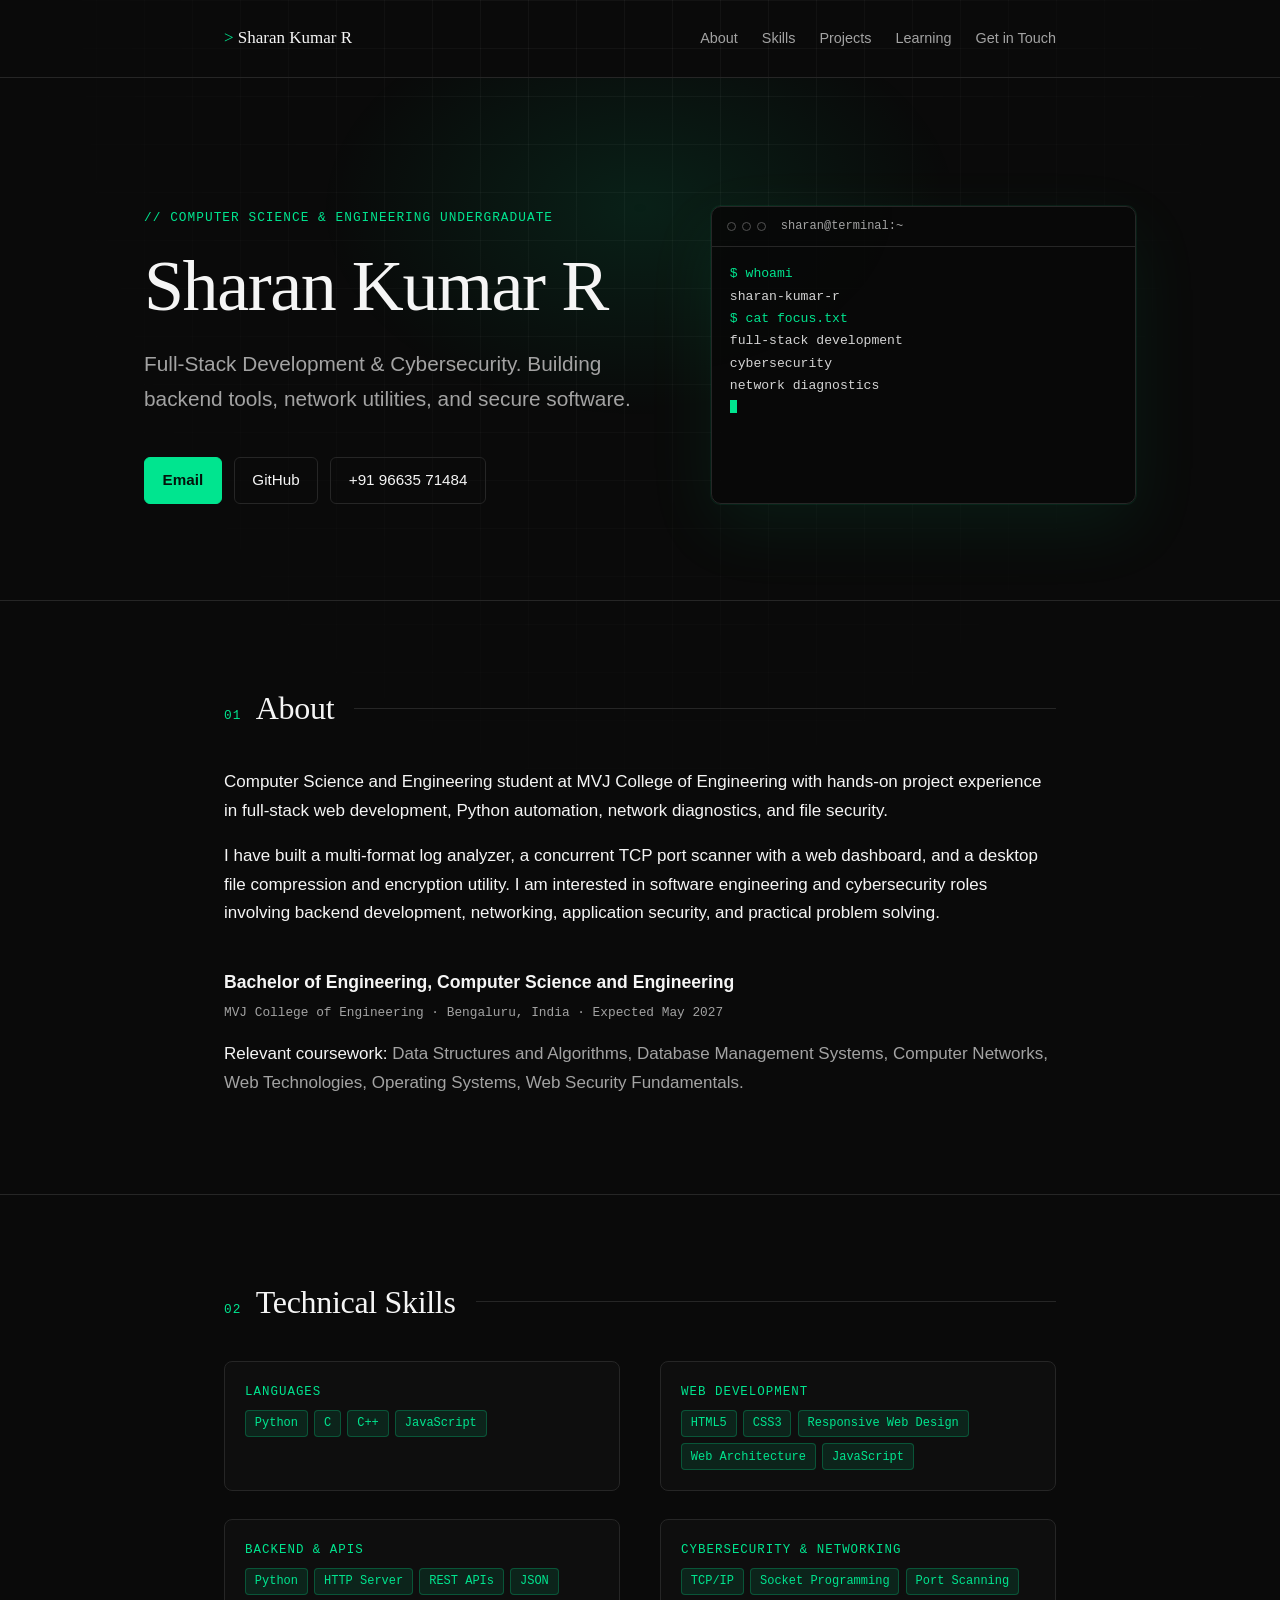
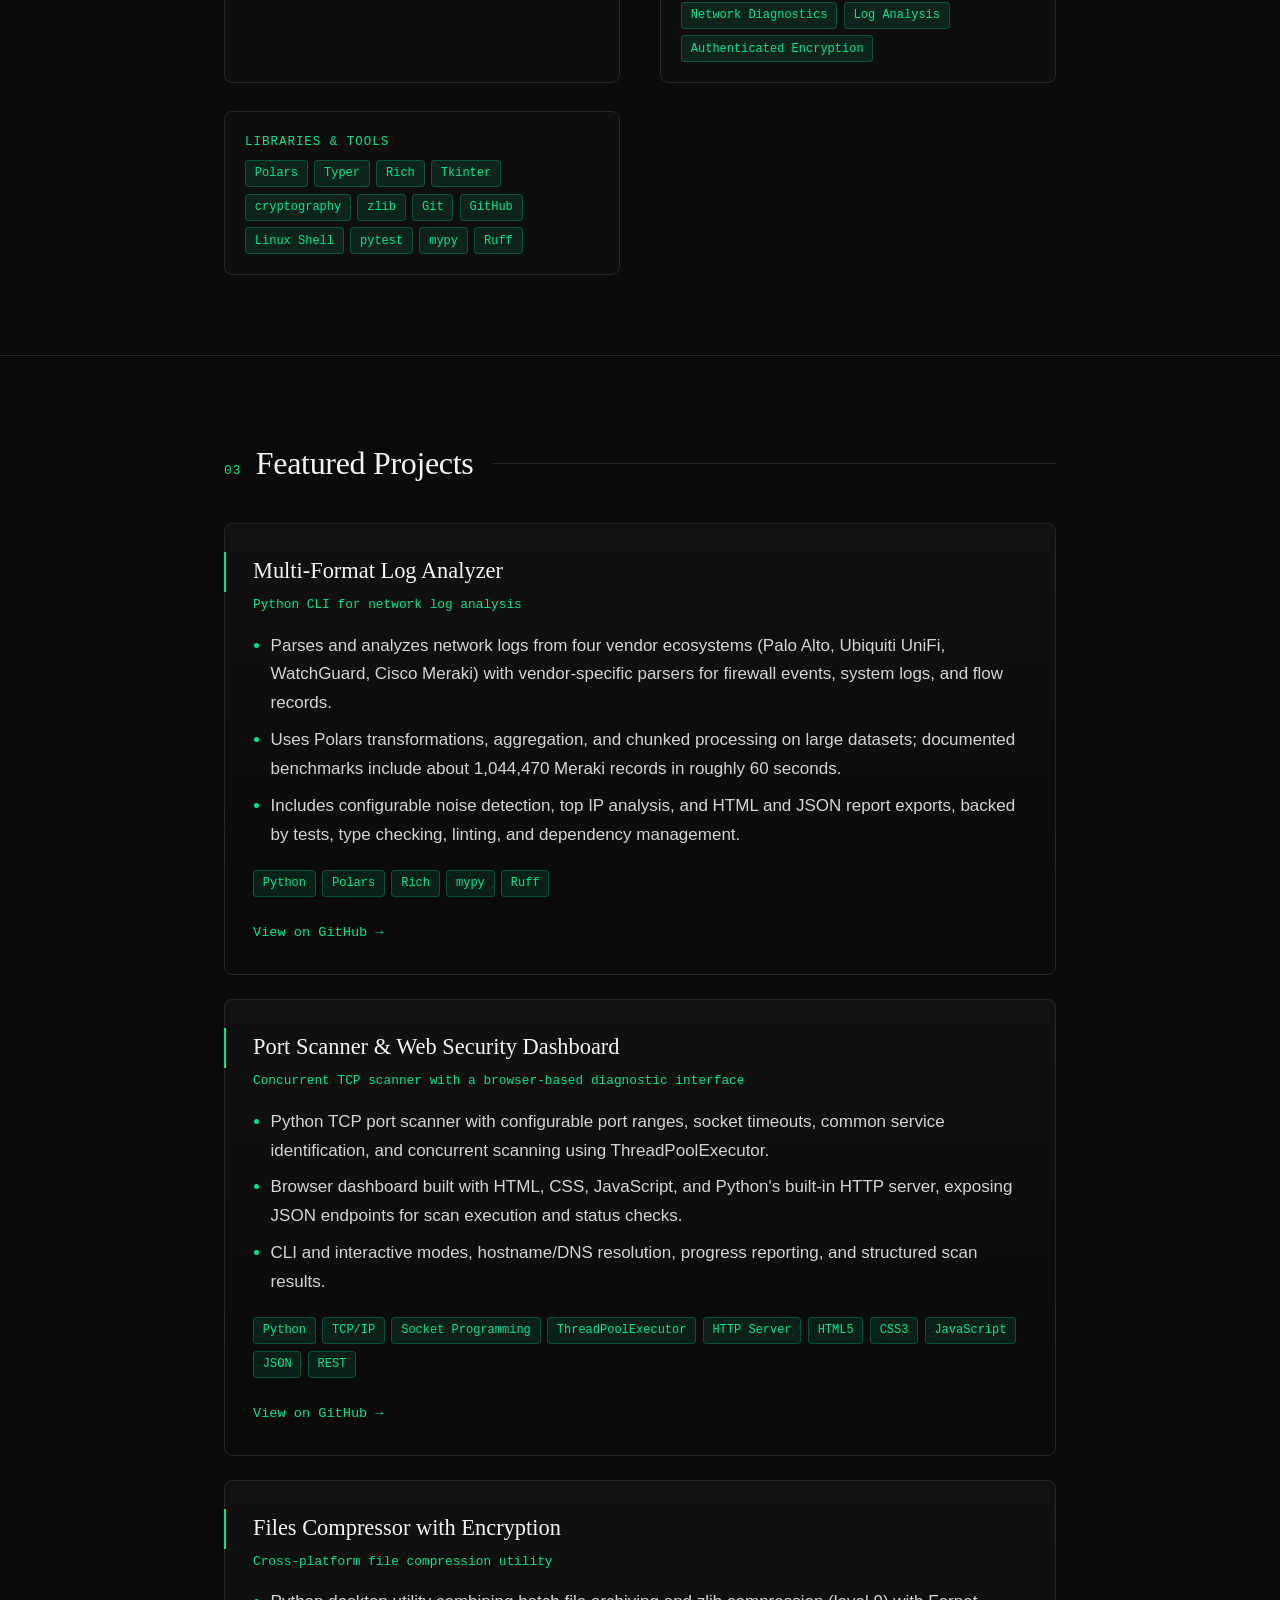
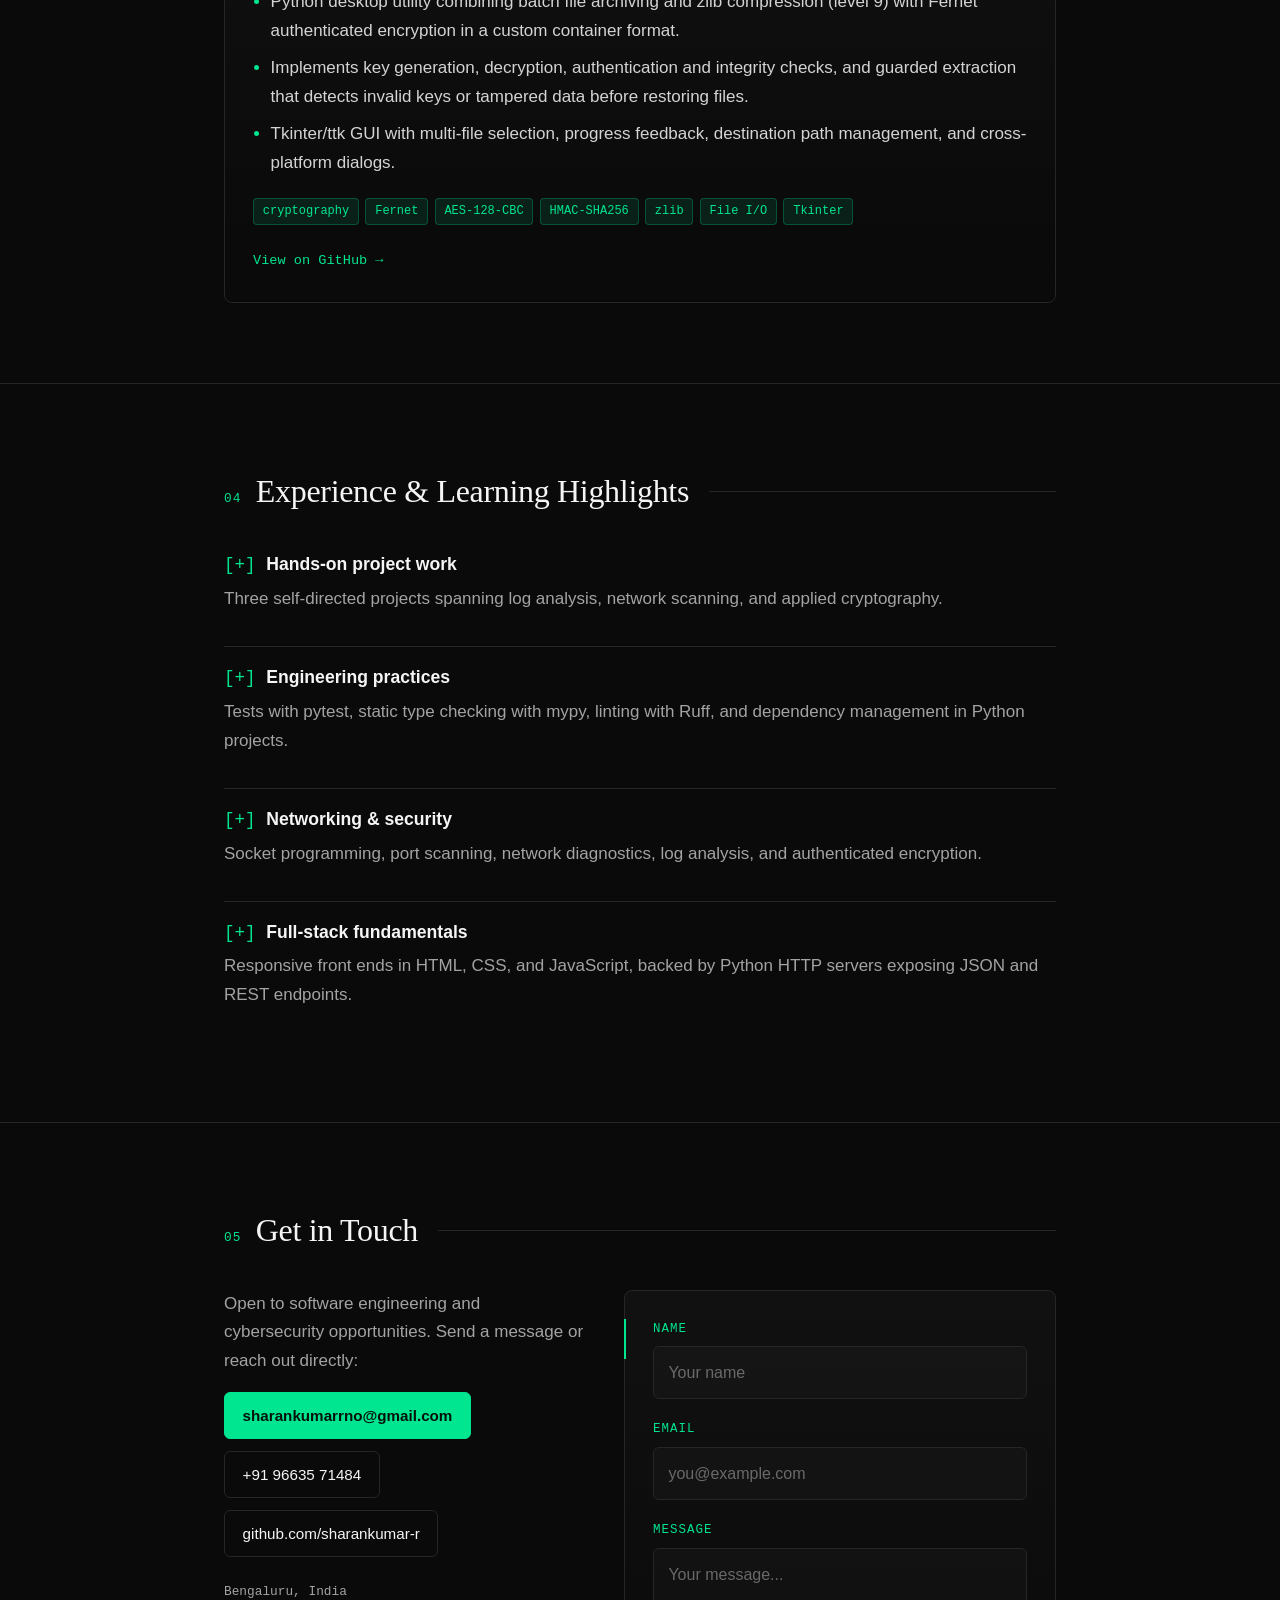
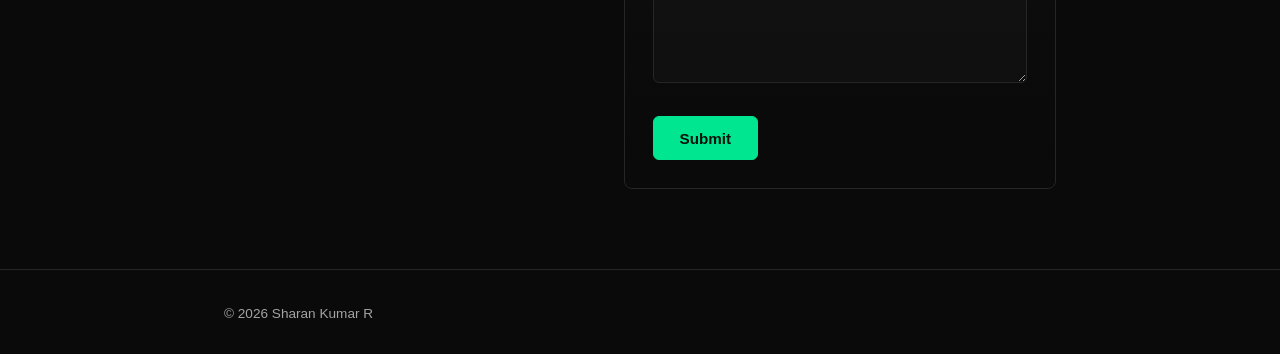
<file: index.html>
<!DOCTYPE html>
<html lang="en">
<head>
<meta charset="utf-8">
<meta name="viewport" content="width=device-width, initial-scale=1, viewport-fit=cover">
<title>Sharan Kumar R — Computer Science Student</title>
<meta name="description" content="Portfolio of Sharan Kumar R, Computer Science & Engineering undergraduate focused on full-stack development and cybersecurity.">
<meta name="color-scheme" content="dark">
<style>
:root{
  --bg:#0a0a0a; --fg:#f5f5f5; --muted:#a3a3a3; --border:#262626; --border-hover:#525252;--accent:#00e58f;--accent-dim:rgba(0,229,143,.1);
  --serif:Georgia,"Times New Roman",serif;
  --sans:-apple-system,BlinkMacSystemFont,"Segoe UI",Roboto,Helvetica,Arial,sans-serif;
  --mono:ui-monospace,SFMono-Regular,Menlo,Consolas,monospace;
  --wrap:880px;
  box-sizing:border-box;
  padding-top:env(safe-area-inset-top,0px);
  padding-bottom:env(safe-area-inset-bottom,0px);
}
*,*::before,*::after{box-sizing:inherit}
html{scroll-behavior:smooth;scroll-padding-top:2rem;background:var(--bg)}
body{margin:0;background:var(--bg);color:var(--fg);font:1.0625rem/1.7 var(--sans);-webkit-font-smoothing:antialiased}
@media (prefers-reduced-motion:reduce){html{scroll-behavior:auto}*{transition:none!important}}
a{color:inherit;text-decoration-color:var(--border-hover);text-underline-offset:.25em;transition:text-decoration-color .2s,color .2s}
a:hover{text-decoration-color:var(--fg)}
:focus-visible{outline:2px solid var(--fg);outline-offset:3px}
.skip{position:absolute;left:-999px;top:0;background:var(--fg);color:var(--bg);padding:.5rem 1rem}
.skip:focus{left:1rem;top:1rem;z-index:10}
.wrap{max-width:var(--wrap);margin:0 auto;padding:0 1.5rem}
header.top{padding:1.5rem 0;border-bottom:1px solid var(--border)}
header.top .wrap{display:flex;justify-content:space-between;align-items:center;gap:1rem;flex-wrap:wrap}
.brand{font-family:var(--serif);text-decoration:none}
nav ul{display:flex;gap:1.5rem;list-style:none;margin:0;padding:0;flex-wrap:wrap}
nav a{color:var(--muted);text-decoration:none;font-size:.9rem}
nav a:hover{color:var(--fg)}
.hero{padding:clamp(4rem,12vw,8rem) 0 clamp(3rem,8vw,6rem)}
.eyebrow{font-family:var(--mono);font-size:.8rem;letter-spacing:.08em;text-transform:uppercase;color:var(--muted);margin:0 0 1.25rem}
h1{font-family:var(--serif);font-weight:400;font-size:clamp(2.5rem,8vw,4.5rem);line-height:1.08;letter-spacing:-.02em;margin:0 0 1.25rem}
.lead{font-size:clamp(1.1rem,2.5vw,1.3rem);color:var(--muted);margin:0 0 2.5rem;max-width:34em}
.links{display:flex;flex-wrap:wrap;gap:.75rem;list-style:none;margin:0;padding:0}
.links a{display:inline-block;padding:.6rem 1.1rem;border:1px solid var(--border);border-radius:6px;text-decoration:none;font-size:.95rem;transition:border-color .2s}
.links a:hover{border-color:var(--border-hover)}
section{padding:clamp(3rem,7vw,5rem) 0;border-top:1px solid var(--border)}
h2{font-family:var(--serif);font-weight:400;font-size:clamp(1.6rem,4vw,2rem);margin:0 0 2rem;letter-spacing:-.01em}
h3{font-size:1.1rem;font-weight:600;margin:0 0 .25rem}
p{margin:0 0 1rem}
.muted{color:var(--muted)}
.meta{font-family:var(--mono);font-size:.8rem;color:var(--muted)}
.edu{margin-top:2.5rem}
.skills{display:grid;gap:1.75rem 2.5rem;grid-template-columns:repeat(auto-fit,minmax(260px,1fr));margin:0}
.skills dt{font-family:var(--mono);font-size:.78rem;letter-spacing:.08em;text-transform:uppercase;color:var(--muted);margin-bottom:.4rem}
.skills dd{margin:0}
.projects{display:grid;gap:1.5rem}
.card{border:1px solid var(--border);border-radius:8px;padding:1.75rem;transition:border-color .2s}
.card:hover,.card:focus-within{border-color:var(--border-hover)}
.card h3{font-family:var(--serif);font-weight:400;font-size:1.4rem}
.card .sub{color:var(--muted);margin:0 0 1rem;font-size:.95rem}
.card ul.points{margin:0 0 1.25rem;padding-left:1.1rem;color:#d4d4d4}
.card ul.points li{margin-bottom:.5rem}
.tags{display:flex;flex-wrap:wrap;gap:.4rem;list-style:none;margin:0 0 1.25rem;padding:0}
.tags li{border:1px solid var(--border);border-radius:4px;padding:.15rem .55rem;font-family:var(--mono);font-size:.75rem;color:var(--muted)}
.card a.repo{font-size:.95rem}
.highlights{list-style:none;margin:0;padding:0}
.highlights li{padding:1rem 0;border-bottom:1px solid var(--border)}
.highlights li:first-child{padding-top:0}
.highlights li:last-child{border-bottom:0}
footer{border-top:1px solid var(--border);padding:2rem 0;color:var(--muted);font-size:.85rem}
@media (max-width:480px){.card{padding:1.25rem}nav ul{gap:1rem}}
/* ---- Cyber theme ---- */
body{background:transparent;counter-reset:s}
body::before{content:"";position:fixed;inset:0;z-index:-1;pointer-events:none;background-image:linear-gradient(rgba(255,255,255,.04) 1px,transparent 1px),linear-gradient(90deg,rgba(255,255,255,.04) 1px,transparent 1px);background-size:48px 48px;-webkit-mask-image:radial-gradient(ellipse at 50% 0,#000 15%,transparent 70%);mask-image:radial-gradient(ellipse at 50% 0,#000 15%,transparent 70%)}
::selection{background:var(--accent);color:#000}
nav a:hover{color:var(--accent)}
.brand::before{content:"> ";color:var(--accent)}
.hero{position:relative;overflow:hidden}
.hero::before{content:"";position:absolute;top:-80px;left:50%;width:640px;max-width:100%;height:420px;transform:translateX(-50%);background:radial-gradient(closest-side,var(--accent-dim),transparent);pointer-events:none;z-index:-1}
.hero .wrap{max-width:1040px;display:grid;grid-template-columns:minmax(0,1.1fr) minmax(0,.9fr);gap:3rem;align-items:center}
@media (max-width:860px){.hero .wrap{grid-template-columns:1fr}}
.eyebrow{color:var(--accent)}
.eyebrow::before{content:"// "}
.links a:hover{border-color:var(--accent);color:var(--accent)}
.links li:first-child a{background:var(--accent);border-color:var(--accent);color:#04120b;font-weight:600}
.links li:first-child a:hover{background:transparent;color:var(--accent)}
.term{border:1px solid var(--border);border-radius:10px;background:rgba(8,8,8,.9);box-shadow:0 0 0 1px rgba(0,229,143,.08),0 24px 70px rgba(0,229,143,.08);overflow:hidden;font-family:var(--mono);font-size:.82rem}
.term-bar{display:flex;align-items:center;gap:.4rem;padding:.6rem .9rem;border-bottom:1px solid var(--border);color:var(--muted)}
.term-bar i{width:9px;height:9px;border-radius:50%;border:1px solid var(--border-hover)}
.term-bar b{margin-left:.5rem;font-weight:400;font-size:.75rem}
.term pre{margin:0;padding:1rem 1.1rem;min-height:16rem;white-space:pre-wrap;color:#d4d4d4;line-height:1.7;font:inherit;line-height:1.7}
.term .p,.term .ok{color:var(--accent)}
.caret{display:inline-block;width:.55em;height:1em;background:var(--accent);vertical-align:-.15em;animation:blink 1s steps(2) infinite}
@keyframes blink{50%{opacity:0}}
@media (prefers-reduced-motion:reduce){.caret{animation:none}}
section h2{display:flex;align-items:baseline}
section h2::before{counter-increment:s;content:"0" counter(s);font-family:var(--mono);font-size:.8rem;color:var(--accent);margin-right:.9rem;letter-spacing:.08em}
section h2::after{content:"";flex:1;height:1px;background:var(--border);margin-left:1.25rem;align-self:center}
.skills>div{border:1px solid var(--border);border-radius:8px;padding:1.25rem;background:rgba(255,255,255,.02);transition:border-color .2s}
.skills>div:hover{border-color:rgba(0,229,143,.4)}
.skills dt{color:var(--accent)}
.skills dd .tags{margin:0}
.card{position:relative;background:linear-gradient(180deg,rgba(255,255,255,.03),transparent)}
.card::before{content:"";position:absolute;left:-1px;top:1.75rem;width:2px;height:2.5rem;background:var(--accent)}
.card:hover,.card:focus-within{border-color:rgba(0,229,143,.45);box-shadow:0 0 36px rgba(0,229,143,.08)}
.card .sub{font-family:var(--mono);font-size:.8rem;color:var(--accent)}
.card ul.points li::marker{color:var(--accent)}
.tags li{color:var(--accent);border-color:rgba(0,229,143,.25);background:var(--accent-dim)}
.card a.repo{color:var(--accent);text-decoration:none;font-family:var(--mono);font-size:.85rem}
.card a.repo:hover{text-decoration:underline}
.highlights h3::before{content:"[+] ";color:var(--accent);font-family:var(--mono);font-weight:400}
.contact-layout{display:grid;grid-template-columns:1fr 1.2fr;gap:2.5rem;align-items:start}
.contact-form{border:1px solid var(--border);border-radius:8px;padding:1.75rem;position:relative;background:linear-gradient(180deg,rgba(255,255,255,.03),transparent);transition:border-color .2s}
.contact-form::before{content:"";position:absolute;left:-1px;top:1.75rem;width:2px;height:2.5rem;background:var(--accent)}
.contact-form:hover,.contact-form:focus-within{border-color:rgba(0,229,143,.45);box-shadow:0 0 36px rgba(0,229,143,.08)}
.form-group{margin-bottom:1.25rem}
.form-group:last-of-type{margin-bottom:1.5rem}
.form-group label{display:block;font-family:var(--mono);font-size:.78rem;letter-spacing:.08em;text-transform:uppercase;color:var(--accent);margin-bottom:.4rem}
.form-group input,.form-group textarea{width:100%;box-sizing:border-box;padding:.75rem .9rem;background:rgba(255,255,255,.02);border:1px solid var(--border);border-radius:6px;color:var(--fg);font:inherit;font-size:1rem;transition:border-color .2s,box-shadow .2s;outline:none}
.form-group input::placeholder,.form-group textarea::placeholder{color:var(--muted);opacity:.6}
.form-group input:hover,.form-group textarea:hover{border-color:var(--border-hover)}
.form-group input:focus,.form-group textarea:focus{border-color:var(--accent);box-shadow:0 0 0 1px var(--accent)}
.form-group textarea{resize:vertical;min-height:110px}
.form-btn{display:inline-block;padding:.7rem 1.6rem;background:var(--accent);border:1px solid var(--accent);border-radius:6px;color:#04120b;font-family:inherit;font-size:.95rem;font-weight:600;cursor:pointer;transition:background .2s,color .2s,border-color .2s;min-height:44px}
.form-btn:hover{background:transparent;color:var(--accent)}
.form-btn:focus-visible{outline:2px solid var(--accent);outline-offset:3px}
@media (max-width:768px){.contact-layout{grid-template-columns:1fr;gap:2rem}}
@media (max-width:480px){.contact-form{padding:1.25rem}.form-btn{width:100%}}
</style>
</head>
<body>
<a class="skip" href="#main">Skip to content</a>

<header class="top">
  <div class="wrap">
    <a class="brand" href="#top">Sharan Kumar R</a>
    <nav aria-label="Primary">
      <ul>
        <li><a href="#about">About</a></li>
        <li><a href="#skills">Skills</a></li>
        <li><a href="#projects">Projects</a></li>
        <li><a href="#learning">Learning</a></li>
        <li><a href="#contact">Get in Touch</a></li>
      </ul>
    </nav>
  </div>
</header>

<main id="main">
  <div class="hero" id="top">
    <div class="wrap">
      <div class="hero-text">
      <p class="eyebrow">Computer Science &amp; Engineering Undergraduate</p>
      <h1>Sharan Kumar R</h1>
      <p class="lead">Full-Stack Development &amp; Cybersecurity. Building backend tools, network utilities, and secure software.</p>
      <ul class="links" aria-label="Contact links">
        <li><a href="mailto:sharankumarrno@gmail.com">Email</a></li>
        <li><a href="https://github.com/sharankumar-r" rel="noopener">GitHub</a></li>
        <li><a href="tel:+919663571484">+91 96635 71484</a></li>
      </ul>
      </div>
      <div class="term" aria-hidden="true">
        <div class="term-bar"><i></i><i></i><i></i><b>sharan@terminal:~</b></div>
        <pre id="term-out"></pre>
      </div>
    </div>
  </div>

  <section id="about" aria-labelledby="about-h">
    <div class="wrap">
      <h2 id="about-h">About</h2>
      <p>Computer Science and Engineering student at MVJ College of Engineering with hands-on project experience in full-stack web development, Python automation, network diagnostics, and file security.</p>
      <p>I have built a multi-format log analyzer, a concurrent TCP port scanner with a web dashboard, and a desktop file compression and encryption utility. I am interested in software engineering and cybersecurity roles involving backend development, networking, application security, and practical problem solving.</p>

      <div class="edu">
        <h3>Bachelor of Engineering, Computer Science and Engineering</h3>
        <p class="meta">MVJ College of Engineering · Bengaluru, India · Expected May 2027</p>
        <p class="muted"><strong style="color:var(--fg);font-weight:500">Relevant coursework:</strong> Data Structures and Algorithms, Database Management Systems, Computer Networks, Web Technologies, Operating Systems, Web Security Fundamentals.</p>
      </div>
    </div>
  </section>

  <section id="skills" aria-labelledby="skills-h">
    <div class="wrap">
      <h2 id="skills-h">Technical Skills</h2>
      <dl class="skills" id="skills-list"></dl>
    </div>
  </section>

  <section id="projects" aria-labelledby="projects-h">
    <div class="wrap">
      <h2 id="projects-h">Featured Projects</h2>
      <div class="projects" id="projects-list"></div>
    </div>
  </section>

  <section id="learning" aria-labelledby="learning-h">
    <div class="wrap">
      <h2 id="learning-h">Experience &amp; Learning Highlights</h2>
      <ul class="highlights">
        <li><h3>Hands-on project work</h3><p class="muted">Three self-directed projects spanning log analysis, network scanning, and applied cryptography.</p></li>
        <li><h3>Engineering practices</h3><p class="muted">Tests with pytest, static type checking with mypy, linting with Ruff, and dependency management in Python projects.</p></li>
        <li><h3>Networking &amp; security</h3><p class="muted">Socket programming, port scanning, network diagnostics, log analysis, and authenticated encryption.</p></li>
        <li><h3>Full-stack fundamentals</h3><p class="muted">Responsive front ends in HTML, CSS, and JavaScript, backed by Python HTTP servers exposing JSON and REST endpoints.</p></li>
      </ul>
    </div>
  </section>

  <section id="contact" aria-labelledby="contact-h">
    <div class="wrap">
      <h2 id="contact-h">Get in Touch</h2>
      <div class="contact-layout">
        <div class="contact-info">
          <p class="muted">Open to software engineering and cybersecurity opportunities. Send a message or reach out directly:</p>
          <ul class="links">
            <li><a href="mailto:sharankumarrno@gmail.com">sharankumarrno@gmail.com</a></li>
            <li><a href="tel:+919663571484">+91 96635 71484</a></li>
            <li><a href="https://github.com/sharankumar-r" rel="noopener">github.com/sharankumar-r</a></li>
          </ul>
          <p class="meta" style="margin-top:1.5rem">Bengaluru, India</p>
        </div>
        <form class="contact-form" action="https://api.web3forms.com/submit" method="POST">
          <input type="hidden" name="access_key" value="c12fb24e-2b68-4c49-a858-00ca944a3c13">
          <div class="form-group">
            <label for="contact-name">Name</label>
            <input type="text" id="contact-name" name="name" placeholder="Your name" required>
          </div>
          <div class="form-group">
            <label for="contact-email">Email</label>
            <input type="email" id="contact-email" name="email" placeholder="you@example.com" required>
          </div>
          <div class="form-group">
            <label for="contact-message">Message</label>
            <textarea id="contact-message" name="message" rows="4" placeholder="Your message..." required></textarea>
          </div>
          <button type="submit" class="form-btn">Submit</button>
        </form>
      </div>
    </div>
  </section>
</main>

<footer>
  <div class="wrap">© <span id="year">2026</span> Sharan Kumar R</div>
</footer>

<noscript><div class="wrap" style="padding-bottom:2rem"><p class="muted">Skills and projects require JavaScript. See GitHub: <a href="https://github.com/sharankumar-r">github.com/sharankumar-r</a>.</p></div></noscript>

<script>
/* ---------- Content: edit here ---------- */
const GITHUB = "https://github.com/sharankumar-r";

const skills = [
  ["Languages", ["Python", "C", "C++", "JavaScript"]],
  ["Web Development", ["HTML5", "CSS3", "Responsive Web Design", "Web Architecture", "JavaScript"]],
  ["Backend & APIs", ["Python", "HTTP Server", "REST APIs", "JSON"]],
  ["Cybersecurity & Networking", ["TCP/IP", "Socket Programming", "Port Scanning", "Network Diagnostics", "Log Analysis", "Authenticated Encryption"]],
  ["Libraries & Tools", ["Polars", "Typer", "Rich", "Tkinter", "cryptography", "zlib", "Git", "GitHub", "Linux Shell", "pytest", "mypy", "Ruff"]]
];

const projects = [
  {
    title: "Multi-Format Log Analyzer",
    subtitle: "Python CLI for network log analysis",
    points: [
      "Parses and analyzes network logs from four vendor ecosystems (Palo Alto, Ubiquiti UniFi, WatchGuard, Cisco Meraki) with vendor-specific parsers for firewall events, system logs, and flow records.",
      "Uses Polars transformations, aggregation, and chunked processing on large datasets; documented benchmarks include about 1,044,470 Meraki records in roughly 60 seconds.",
      "Includes configurable noise detection, top IP analysis, and HTML and JSON report exports, backed by tests, type checking, linting, and dependency management."
    ],
    tech: ["Python", "Polars", "Rich", "mypy", "Ruff"],
    url: GITHUB
  },
  {
    title: "Port Scanner & Web Security Dashboard",
    subtitle: "Concurrent TCP scanner with a browser-based diagnostic interface",
    points: [
      "Python TCP port scanner with configurable port ranges, socket timeouts, common service identification, and concurrent scanning using ThreadPoolExecutor.",
      "Browser dashboard built with HTML, CSS, JavaScript, and Python's built-in HTTP server, exposing JSON endpoints for scan execution and status checks.",
      "CLI and interactive modes, hostname/DNS resolution, progress reporting, and structured scan results."
    ],
    tech: ["Python", "TCP/IP", "Socket Programming", "ThreadPoolExecutor", "HTTP Server", "HTML5", "CSS3", "JavaScript", "JSON", "REST"],
    url: GITHUB
  },
  {
    title: "Files Compressor with Encryption",
    subtitle: "Cross-platform file compression utility",
    points: [
      "Python desktop utility combining batch file archiving and zlib compression (level 9) with Fernet authenticated encryption in a custom container format.",
      "Implements key generation, decryption, authentication and integrity checks, and guarded extraction that detects invalid keys or tampered data before restoring files.",
      "Tkinter/ttk GUI with multi-file selection, progress feedback, destination path management, and cross-platform dialogs."
    ],
    tech: ["cryptography", "Fernet", "AES-128-CBC", "HMAC-SHA256", "zlib", "File I/O", "Tkinter"],
    url: "https://github.com/sharankumar-r/Files-Encryption"
  }
];

/* ---------- Rendering ---------- */
const el = (tag, props = {}, children = []) => {
  const n = Object.assign(document.createElement(tag), props);
  [].concat(children).forEach(c => n.append(c));
  return n;
};

document.getElementById("skills-list").append(
  ...skills.flatMap(([group, items]) => [
    el("div", {}, [el("dt", { textContent: group }), el("dd", {}, [el("ul", { className: "tags" }, items.map(t => el("li", { textContent: t })))])])
  ])
);

const projectCard = p => el("article", { className: "card" }, [
  el("h3", { textContent: p.title }),
  el("p", { className: "sub", textContent: p.subtitle }),
  el("ul", { className: "points" }, p.points.map(t => el("li", { textContent: t }))),
  el("ul", { className: "tags", "aria-label": "Technologies" }, p.tech.map(t => el("li", { textContent: t }))),
  el("a", { className: "repo", href: p.url, rel: "noopener", textContent: "View on GitHub →", ariaLabel: `${p.title} on GitHub` })
]);

document.getElementById("projects-list").append(...projects.map(projectCard));
document.getElementById("year").textContent = new Date().getFullYear();

/* Decorative hero terminal */
(async () => {
  const out = document.getElementById("term-out");
  const lines = [["p","$ whoami"],["","sharan-kumar-r"],["p","$ cat focus.txt"],["","full-stack development\ncybersecurity\nnetwork diagnostics"],["p","$ ls projects/"],["","log-analyzer  port-scanner  files-encryption"],["p","$ status"],["ok","[ok] open to opportunities"]];
  const reduce = matchMedia("(prefers-reduced-motion: reduce)").matches;
  const sleep = ms => new Promise(r => setTimeout(r, ms));
  const caret = el("span", { className: "caret" });
  out.append(caret);
  for (const [cls, text] of lines) {
    const s = el("span", { className: cls });
    out.insertBefore(s, caret);
    if (cls === "p" && !reduce) { for (const ch of text) { s.textContent += ch; await sleep(35); } }
    else s.textContent = text;
    out.insertBefore(document.createTextNode("\n"), caret);
    if (!reduce) await sleep(cls === "p" ? 250 : 400);
  }
})();
</script>
</body>
</html>
</file>
